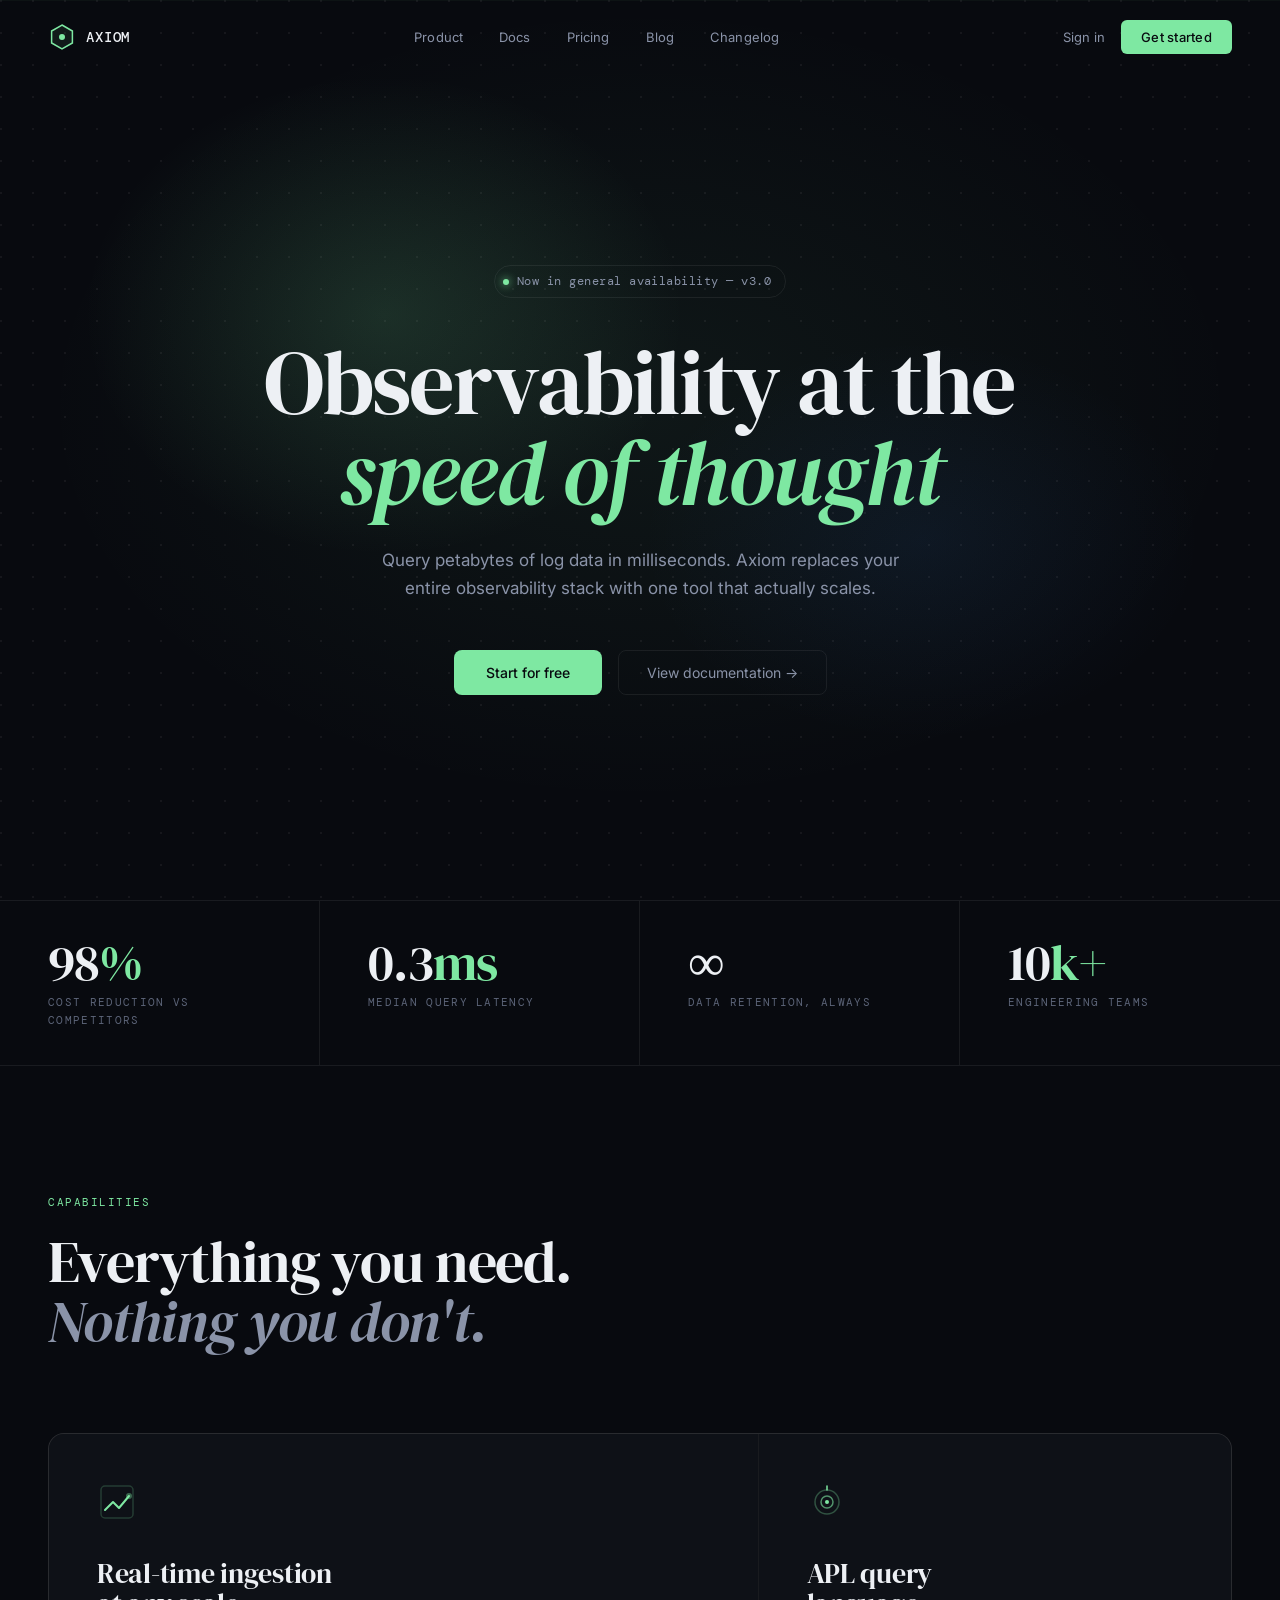
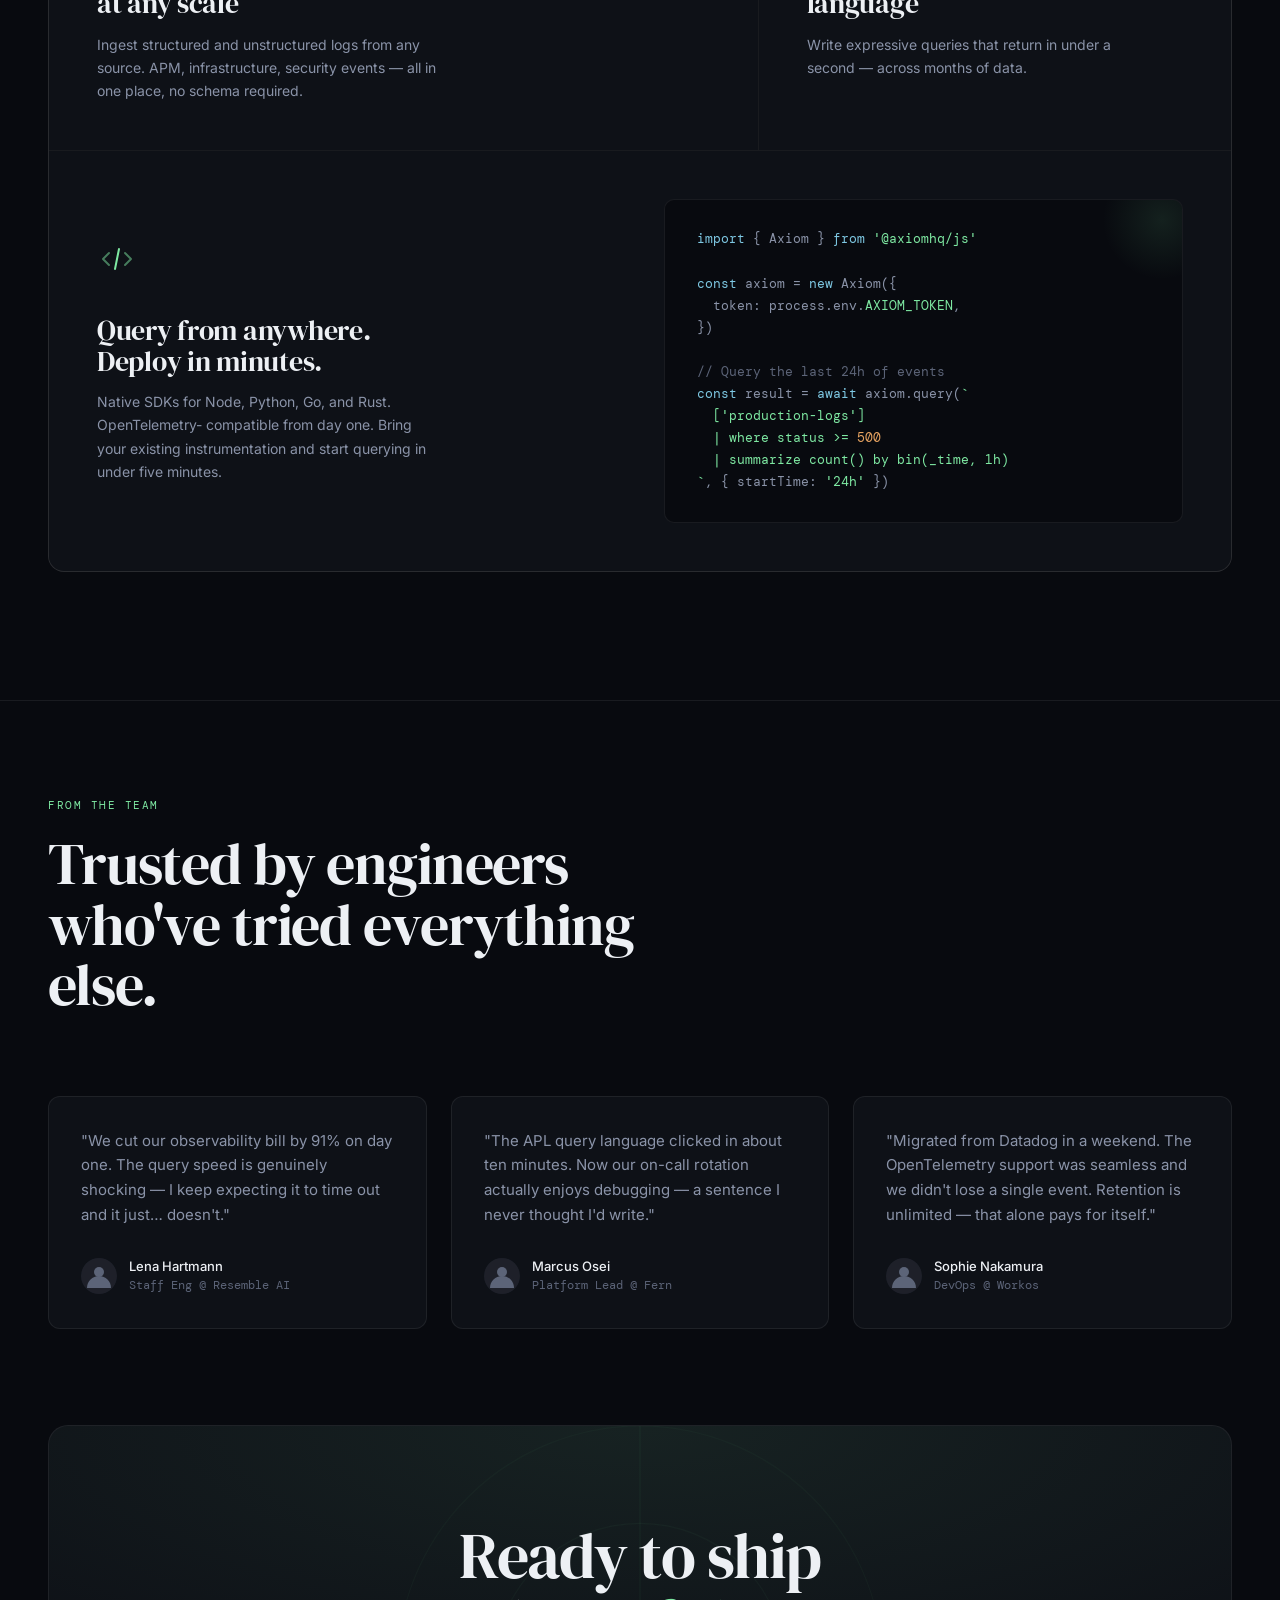
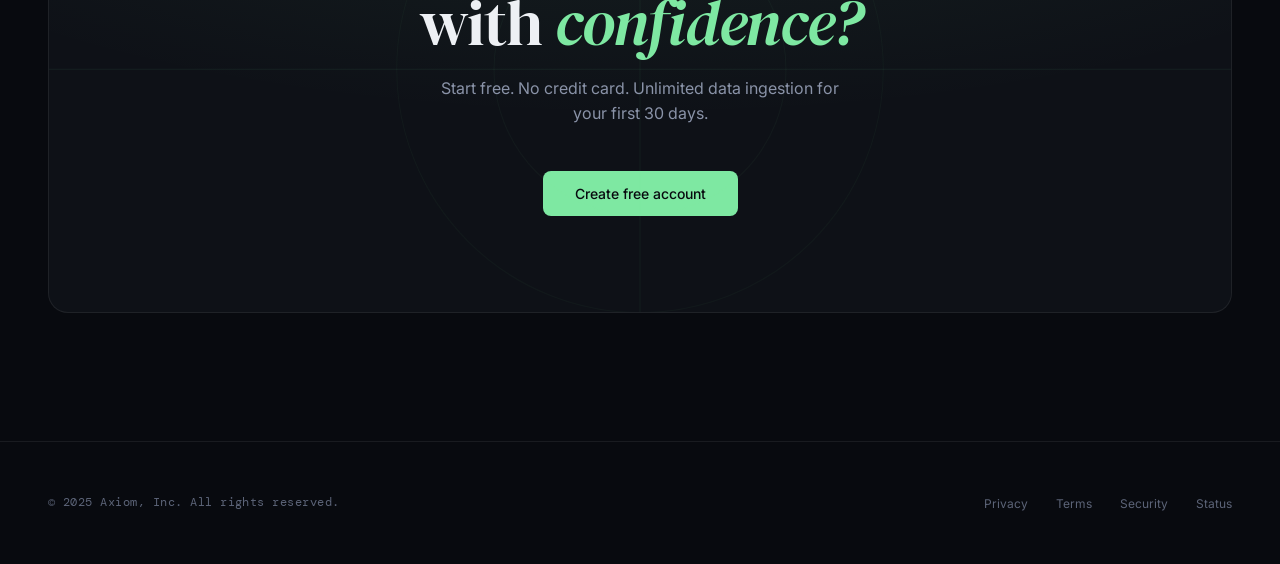
<file: .agent/skills/frontend_design/references/design-1-saas-dashboard.html>
<!DOCTYPE html>
<html lang="en">
<head>
<meta charset="UTF-8">
<meta name="viewport" content="width=device-width, initial-scale=1.0">
<title>Axiom — Observability at the speed of thought</title>
<link rel="preconnect" href="https://fonts.googleapis.com">
<link href="https://fonts.googleapis.com/css2?family=Inter:ital,opsz,wght@0,14..32,300;0,14..32,400;0,14..32,500;1,14..32,300&family=DM+Serif+Display:ital@0;1&family=DM+Mono:wght@400;500&display=swap" rel="stylesheet">

<style>
/* ─── TOKENS ─────────────────────────────────────────────────────────────── */
:root {
  --c-bg:           #080A0F;
  --c-surface:      #0E1117;
  --c-surface-hi:   #161B24;
  --c-rule:         rgba(255,255,255,0.07);
  --c-accent:       #7EE8A2;
  --c-accent-dim:   rgba(126,232,162,0.10);
  --c-accent-glow:  rgba(126,232,162,0.20);
  --c-text:         #EDF0F4;
  --c-muted:        #5C6478;
  --c-muted-hi:     #8A93A8;

  --font-display:   'DM Serif Display', Georgia, serif;
  --font-body:      'Inter', system-ui, sans-serif;
  --font-mono:      'DM Mono', monospace;

  --ease-expo:      cubic-bezier(0.16, 1, 0.3, 1);
  --ease-circ:      cubic-bezier(0.85, 0, 0.15, 1);
}

*, *::before, *::after { box-sizing: border-box; margin: 0; padding: 0; }

html { scroll-behavior: smooth; }

body {
  background: var(--c-bg);
  color: var(--c-text);
  font-family: var(--font-body);
  font-size: 16px;
  line-height: 1.6;
  overflow-x: hidden;
  -webkit-font-smoothing: antialiased;
}

/* ─── NAV ────────────────────────────────────────────────────────────────── */
nav {
  position: fixed;
  top: 0; left: 0; right: 0;
  z-index: 100;
  display: flex;
  align-items: center;
  justify-content: space-between;
  padding: 20px 48px;
  border-bottom: 1px solid transparent;
  transition: border-color 0.3s, background 0.3s, backdrop-filter 0.3s;
}
nav.scrolled {
  background: rgba(8,10,15,0.85);
  backdrop-filter: blur(20px);
  border-color: var(--c-rule);
}

.nav-logo {
  display: flex;
  align-items: center;
  gap: 10px;
  font-family: var(--font-mono);
  font-size: 14px;
  font-weight: 500;
  letter-spacing: 0.06em;
  text-transform: uppercase;
  color: var(--c-text);
  text-decoration: none;
}
.nav-logo svg { width: 28px; height: 28px; }

.nav-links {
  display: flex;
  align-items: center;
  gap: 36px;
  list-style: none;
}
.nav-links a {
  font-size: 13px;
  color: var(--c-muted-hi);
  text-decoration: none;
  letter-spacing: 0.01em;
  transition: color 0.2s;
}
.nav-links a:hover { color: var(--c-text); }

.nav-cta {
  display: flex;
  align-items: center;
  gap: 16px;
}
.btn-ghost {
  font-size: 13px;
  color: var(--c-muted-hi);
  background: none;
  border: none;
  cursor: pointer;
  font-family: var(--font-body);
  transition: color 0.2s;
}
.btn-ghost:hover { color: var(--c-text); }

.btn-primary {
  font-size: 13px;
  font-family: var(--font-body);
  font-weight: 500;
  letter-spacing: 0.02em;
  color: #080A0F;
  background: var(--c-accent);
  border: none;
  border-radius: 6px;
  padding: 9px 20px;
  cursor: pointer;
  transition: opacity 0.2s, transform 0.2s var(--ease-expo);
}
.btn-primary:hover {
  opacity: 0.9;
  transform: translateY(-1px);
}

/* ─── HERO ───────────────────────────────────────────────────────────────── */
.hero {
  position: relative;
  min-height: 100vh;
  display: flex;
  flex-direction: column;
  align-items: center;
  justify-content: center;
  padding: 140px 48px 80px;
  text-align: center;
  overflow: hidden;
}

/* SVG Atmosphere Layer */
.hero-atmosphere {
  position: absolute;
  inset: 0;
  pointer-events: none;
  overflow: hidden;
}

/* Grid texture */
.hero-grid {
  position: absolute;
  inset: 0;
  opacity: 1;
}

.hero-badge {
  display: inline-flex;
  align-items: center;
  gap: 8px;
  padding: 6px 14px 6px 8px;
  border: 1px solid var(--c-rule);
  border-radius: 100px;
  font-size: 12px;
  font-family: var(--font-mono);
  color: var(--c-muted-hi);
  letter-spacing: 0.04em;
  margin-bottom: 40px;
  position: relative;
  z-index: 2;
  opacity: 0;
  transform: translateY(10px);
  animation: fadeUp 0.8s 0.2s var(--ease-expo) forwards;
}
.hero-badge-dot {
  width: 6px; height: 6px;
  border-radius: 50%;
  background: var(--c-accent);
  box-shadow: 0 0 8px var(--c-accent);
}

.hero-headline {
  position: relative;
  z-index: 2;
  font-family: var(--font-display);
  font-size: clamp(52px, 7vw, 104px);
  font-weight: 400;
  line-height: 1.0;
  letter-spacing: -0.02em;
  max-width: 900px;
  margin: 0 auto 28px;
  opacity: 0;
  transform: translateY(20px);
  animation: fadeUp 0.9s 0.35s var(--ease-expo) forwards;
}
.hero-headline em {
  font-style: italic;
  color: var(--c-accent);
}

.hero-sub {
  position: relative;
  z-index: 2;
  font-size: 17px;
  color: var(--c-muted-hi);
  max-width: 520px;
  margin: 0 auto 48px;
  line-height: 1.65;
  opacity: 0;
  transform: translateY(16px);
  animation: fadeUp 0.9s 0.5s var(--ease-expo) forwards;
}

.hero-actions {
  position: relative;
  z-index: 2;
  display: flex;
  align-items: center;
  gap: 16px;
  opacity: 0;
  transform: translateY(12px);
  animation: fadeUp 0.9s 0.65s var(--ease-expo) forwards;
}

.btn-primary-lg {
  font-size: 14px;
  font-family: var(--font-body);
  font-weight: 500;
  color: #080A0F;
  background: var(--c-accent);
  border: none;
  border-radius: 8px;
  padding: 14px 32px;
  cursor: pointer;
  transition: opacity 0.2s, transform 0.25s var(--ease-expo), box-shadow 0.25s;
}
.btn-primary-lg:hover {
  opacity: 0.92;
  transform: translateY(-2px);
  box-shadow: 0 12px 40px rgba(126,232,162,0.25);
}

.btn-secondary-lg {
  font-size: 14px;
  font-family: var(--font-body);
  font-weight: 400;
  color: var(--c-muted-hi);
  background: none;
  border: 1px solid var(--c-rule);
  border-radius: 8px;
  padding: 13px 28px;
  cursor: pointer;
  transition: border-color 0.2s, color 0.2s;
}
.btn-secondary-lg:hover {
  border-color: rgba(255,255,255,0.2);
  color: var(--c-text);
}

/* ─── STATS STRIP ────────────────────────────────────────────────────────── */
.stats-strip {
  border-top: 1px solid var(--c-rule);
  border-bottom: 1px solid var(--c-rule);
  display: grid;
  grid-template-columns: repeat(4, 1fr);
}
.stat-item {
  padding: 36px 48px;
  border-right: 1px solid var(--c-rule);
}
.stat-item:last-child { border-right: none; }
.stat-num {
  font-family: var(--font-display);
  font-size: clamp(32px, 4vw, 56px);
  font-weight: 400;
  line-height: 1;
  color: var(--c-text);
  letter-spacing: -0.02em;
  margin-bottom: 6px;
}
.stat-num span {
  color: var(--c-accent);
}
.stat-label {
  font-family: var(--font-mono);
  font-size: 11px;
  letter-spacing: 0.12em;
  text-transform: uppercase;
  color: var(--c-muted);
}

/* ─── FEATURES ───────────────────────────────────────────────────────────── */
.features {
  padding: 128px 48px;
}

.section-eyebrow {
  font-family: var(--font-mono);
  font-size: 11px;
  letter-spacing: 0.14em;
  text-transform: uppercase;
  color: var(--c-accent);
  margin-bottom: 20px;
}

.section-title {
  font-family: var(--font-display);
  font-size: clamp(36px, 4.5vw, 64px);
  font-weight: 400;
  line-height: 1.05;
  letter-spacing: -0.02em;
  max-width: 640px;
  margin-bottom: 80px;
}
.section-title em { font-style: italic; color: var(--c-muted-hi); }

.feature-grid {
  display: grid;
  grid-template-columns: 3fr 2fr;
  grid-template-rows: auto auto;
  gap: 1px;
  background: var(--c-rule);
  border: 1px solid var(--c-rule);
  border-radius: 16px;
  overflow: hidden;
}

.feature-card {
  background: var(--c-surface);
  padding: 48px;
  transition: background 0.3s;
  position: relative;
  overflow: hidden;
}
.feature-card:hover { background: var(--c-surface-hi); }

.feature-card.feature-span {
  grid-column: 1 / -1;
  display: grid;
  grid-template-columns: 1fr 1fr;
  gap: 48px;
  align-items: center;
}

.feature-icon {
  width: 40px;
  height: 40px;
  margin-bottom: 28px;
  color: var(--c-accent);
}

.feature-title {
  font-family: var(--font-display);
  font-size: 28px;
  font-weight: 400;
  line-height: 1.1;
  letter-spacing: -0.01em;
  margin-bottom: 14px;
}

.feature-desc {
  font-size: 14px;
  color: var(--c-muted-hi);
  line-height: 1.65;
  max-width: 340px;
}

/* Gradient border card accent */
.feature-card::before {
  content: '';
  position: absolute;
  top: 0; left: 0;
  right: 0;
  height: 1px;
  background: linear-gradient(90deg, transparent, var(--c-accent-glow), transparent);
  opacity: 0;
  transition: opacity 0.3s;
}
.feature-card:hover::before { opacity: 1; }

/* Code snippet inside feature */
.code-block {
  background: var(--c-bg);
  border: 1px solid var(--c-rule);
  border-radius: 10px;
  padding: 28px 32px;
  font-family: var(--font-mono);
  font-size: 13px;
  line-height: 1.7;
  color: var(--c-muted-hi);
  position: relative;
  overflow: hidden;
}
.code-block::before {
  content: '';
  position: absolute;
  top: -40px; right: -40px;
  width: 120px; height: 120px;
  background: radial-gradient(circle, var(--c-accent-dim) 0%, transparent 70%);
}
.code-key   { color: #7EC8E3; }
.code-str   { color: var(--c-accent); }
.code-num   { color: #E5A260; }
.code-cmt   { color: var(--c-muted); }

/* ─── TESTIMONIALS / SOCIAL PROOF ───────────────────────────────────────── */
.social-proof {
  padding: 96px 48px;
  border-top: 1px solid var(--c-rule);
}

.proof-grid {
  display: grid;
  grid-template-columns: repeat(3, 1fr);
  gap: 24px;
  margin-top: 64px;
}

.proof-card {
  background: var(--c-surface);
  border: 1px solid var(--c-rule);
  border-radius: 12px;
  padding: 32px;
  position: relative;
  transition: transform 0.3s var(--ease-expo), border-color 0.3s;
}
.proof-card:hover {
  transform: translateY(-4px);
  border-color: rgba(126,232,162,0.2);
}
.proof-quote {
  font-size: 15px;
  color: var(--c-muted-hi);
  line-height: 1.65;
  margin-bottom: 28px;
}
.proof-author {
  display: flex;
  align-items: center;
  gap: 12px;
}
.proof-avatar {
  width: 36px;
  height: 36px;
  border-radius: 50%;
  background: var(--c-surface-hi);
  display: flex;
  align-items: center;
  justify-content: font-size;
  overflow: hidden;
}
.proof-name {
  font-size: 13px;
  font-weight: 500;
  color: var(--c-text);
}
.proof-role {
  font-size: 12px;
  color: var(--c-muted);
  font-family: var(--font-mono);
}

/* ─── CTA SECTION ────────────────────────────────────────────────────────── */
.cta-section {
  margin: 0 48px 128px;
  border: 1px solid var(--c-rule);
  border-radius: 20px;
  padding: 96px 80px;
  text-align: center;
  position: relative;
  overflow: hidden;
  background: var(--c-surface);
}
.cta-section::before {
  content: '';
  position: absolute;
  top: -1px; left: 0; right: 0;
  height: 1px;
  background: linear-gradient(90deg, transparent 10%, var(--c-accent-glow) 50%, transparent 90%);
}

.cta-title {
  font-family: var(--font-display);
  font-size: clamp(40px, 5vw, 72px);
  font-weight: 400;
  line-height: 1.05;
  letter-spacing: -0.02em;
  margin-bottom: 20px;
  position: relative;
  z-index: 2;
}
.cta-title em { font-style: italic; color: var(--c-accent); }

.cta-sub {
  font-size: 16px;
  color: var(--c-muted-hi);
  max-width: 400px;
  margin: 0 auto 44px;
  position: relative;
  z-index: 2;
}

/* ─── FOOTER ─────────────────────────────────────────────────────────────── */
footer {
  border-top: 1px solid var(--c-rule);
  padding: 48px;
  display: flex;
  align-items: center;
  justify-content: space-between;
}
.footer-copy {
  font-family: var(--font-mono);
  font-size: 12px;
  color: var(--c-muted);
  letter-spacing: 0.04em;
}
.footer-links {
  display: flex;
  gap: 28px;
  list-style: none;
}
.footer-links a {
  font-size: 12px;
  color: var(--c-muted);
  text-decoration: none;
  transition: color 0.2s;
}
.footer-links a:hover { color: var(--c-text); }

/* ─── ANIMATIONS ─────────────────────────────────────────────────────────── */
@keyframes fadeUp {
  to { opacity: 1; transform: translateY(0); }
}

@keyframes blobRotate {
  0%   { transform: rotate(0deg) scale(1); }
  33%  { transform: rotate(120deg) scale(1.08); }
  66%  { transform: rotate(240deg) scale(0.95); }
  100% { transform: rotate(360deg) scale(1); }
}

@keyframes blobPulse {
  0%, 100% { opacity: 0.35; }
  50%       { opacity: 0.55; }
}

@keyframes scanline {
  0%   { transform: translateY(-100%); }
  100% { transform: translateY(100vh); }
}

.reveal {
  opacity: 0;
  transform: translateY(28px);
  transition: opacity 0.7s var(--ease-expo), transform 0.7s var(--ease-expo);
}
.reveal.visible {
  opacity: 1;
  transform: translateY(0);
}

@media (prefers-reduced-motion: reduce) {
  *, *::before, *::after {
    animation-duration: 0.01ms !important;
    transition-duration: 0.01ms !important;
  }
}

@media (max-width: 768px) {
  nav { padding: 16px 24px; }
  .nav-links { display: none; }
  .hero { padding: 100px 24px 60px; }
  .stats-strip { grid-template-columns: repeat(2, 1fr); }
  .stat-item { padding: 24px; }
  .features { padding: 80px 24px; }
  .feature-grid { grid-template-columns: 1fr; }
  .feature-card.feature-span { grid-template-columns: 1fr; }
  .proof-grid { grid-template-columns: 1fr; }
  .cta-section { margin: 0 24px 80px; padding: 60px 32px; }
  footer { flex-direction: column; gap: 24px; text-align: center; }
}
</style>
</head>

<body>
<!-- ─── NAV ─── -->
<nav id="nav">
  <a href="#" class="nav-logo">
    <!-- Logo SVG mark: morphing hexagon -->
    <svg viewBox="0 0 28 28" fill="none" xmlns="http://www.w3.org/2000/svg">
      <path d="M14 2L24.3923 8V20L14 26L3.60769 20V8L14 2Z"
            stroke="#7EE8A2" stroke-width="1.5" fill="rgba(126,232,162,0.08)"/>
      <circle cx="14" cy="14" r="3" fill="#7EE8A2"/>
    </svg>
    Axiom
  </a>

  <ul class="nav-links">
    <li><a href="#">Product</a></li>
    <li><a href="#">Docs</a></li>
    <li><a href="#">Pricing</a></li>
    <li><a href="#">Blog</a></li>
    <li><a href="#">Changelog</a></li>
  </ul>

  <div class="nav-cta">
    <button class="btn-ghost">Sign in</button>
    <button class="btn-primary">Get started</button>
  </div>
</nav>

<!-- ─── HERO ─── -->
<section class="hero">
  <!-- SVG Atmosphere -->
  <div class="hero-atmosphere">
    <!-- Dot grid background -->
    <svg class="hero-grid" width="100%" height="100%" xmlns="http://www.w3.org/2000/svg">
      <defs>
        <pattern id="dots" x="0" y="0" width="32" height="32" patternUnits="userSpaceOnUse">
          <circle cx="1" cy="1" r="1" fill="rgba(255,255,255,0.07)"/>
        </pattern>
        <!-- Noise filter for organic blob -->
        <filter id="gooey" x="-40%" y="-40%" width="180%" height="180%">
          <feGaussianBlur in="SourceGraphic" stdDeviation="30" result="blur"/>
          <feColorMatrix in="blur" mode="matrix"
            values="1 0 0 0 0  0 1 0 0 0  0 0 1 0 0  0 0 0 22 -8" result="gooey"/>
        </filter>
        <filter id="noiseTexture">
          <feTurbulence type="fractalNoise" baseFrequency="0.9" numOctaves="4" stitchTiles="stitch"/>
          <feColorMatrix type="saturate" values="0"/>
          <feBlend in="SourceGraphic" mode="overlay" result="blend"/>
          <feComposite in="blend" in2="SourceGraphic" operator="in"/>
        </filter>
        <radialGradient id="blobGrad1" cx="50%" cy="50%" r="50%">
          <stop offset="0%"   stop-color="#7EE8A2" stop-opacity="0.4"/>
          <stop offset="100%" stop-color="#7EE8A2" stop-opacity="0"/>
        </radialGradient>
        <radialGradient id="blobGrad2" cx="50%" cy="50%" r="50%">
          <stop offset="0%"   stop-color="#3B82F6" stop-opacity="0.25"/>
          <stop offset="100%" stop-color="#3B82F6" stop-opacity="0"/>
        </radialGradient>
        <radialGradient id="centerGlow" cx="50%" cy="50%" r="50%">
          <stop offset="0%"   stop-color="#7EE8A2" stop-opacity="0.06"/>
          <stop offset="100%" stop-color="#7EE8A2" stop-opacity="0"/>
        </radialGradient>
      </defs>
      <rect width="100%" height="100%" fill="url(#dots)"/>

      <!-- Center ambient glow -->
      <ellipse cx="50%" cy="45%" rx="600" ry="400" fill="url(#centerGlow)"/>

      <!-- Animated blobs (atmospheric, very subtle) -->
      <g style="animation: blobPulse 8s ease-in-out infinite">
        <ellipse cx="30%" cy="35%" rx="300" ry="240"
                 fill="url(#blobGrad1)" opacity="0.35"
                 style="animation: blobRotate 22s linear infinite; transform-origin: 30% 35%"/>
      </g>
      <g style="animation: blobPulse 10s 3s ease-in-out infinite">
        <ellipse cx="72%" cy="60%" rx="280" ry="200"
                 fill="url(#blobGrad2)" opacity="0.3"
                 style="animation: blobRotate 28s reverse linear infinite; transform-origin: 72% 60%"/>
      </g>

      <!-- Horizontal scan line (very subtle) -->
      <rect width="100%" height="1px" fill="rgba(126,232,162,0.04)"
            style="animation: scanline 8s 2s linear infinite"/>
    </svg>
  </div>

  <!-- Hero Content -->
  <div class="hero-badge">
    <span class="hero-badge-dot"></span>
    Now in general availability — v3.0
  </div>

  <h1 class="hero-headline">
    Observability at the<br><em>speed of thought</em>
  </h1>

  <p class="hero-sub">
    Query petabytes of log data in milliseconds.
    Axiom replaces your entire observability stack
    with one tool that actually scales.
  </p>

  <div class="hero-actions">
    <button class="btn-primary-lg">Start for free</button>
    <button class="btn-secondary-lg">View documentation →</button>
  </div>
</section>

<!-- ─── STATS ─── -->
<div class="stats-strip reveal">
  <div class="stat-item">
    <div class="stat-num">98<span>%</span></div>
    <div class="stat-label">Cost reduction vs competitors</div>
  </div>
  <div class="stat-item">
    <div class="stat-num">0.3<span>ms</span></div>
    <div class="stat-label">Median query latency</div>
  </div>
  <div class="stat-item">
    <div class="stat-num">∞</div>
    <div class="stat-label">Data retention, always</div>
  </div>
  <div class="stat-item">
    <div class="stat-num">10<span>k+</span></div>
    <div class="stat-label">Engineering teams</div>
  </div>
</div>

<!-- ─── FEATURES ─── -->
<section class="features">
  <p class="section-eyebrow reveal">Capabilities</p>
  <h2 class="section-title reveal">
    Everything you need.<br><em>Nothing you don't.</em>
  </h2>

  <div class="feature-grid reveal">
    <!-- Large feature card -->
    <div class="feature-card">
      <svg class="feature-icon" viewBox="0 0 40 40" fill="none">
        <path d="M8 28L16 20L22 26L32 14" stroke="currentColor" stroke-width="2"
              stroke-linecap="round" stroke-linejoin="round"/>
        <circle cx="32" cy="14" r="3" fill="currentColor" opacity="0.4"/>
        <rect x="4" y="4" width="32" height="32" rx="4"
              stroke="currentColor" stroke-width="1.5" opacity="0.2"/>
      </svg>
      <h3 class="feature-title">Real-time ingestion<br>at any scale</h3>
      <p class="feature-desc">
        Ingest structured and unstructured logs from any source.
        APM, infrastructure, security events — all in one place,
        no schema required.
      </p>
    </div>

    <!-- Smaller card -->
    <div class="feature-card">
      <svg class="feature-icon" viewBox="0 0 40 40" fill="none">
        <circle cx="20" cy="20" r="12" stroke="currentColor" stroke-width="1.5" opacity="0.3"/>
        <circle cx="20" cy="20" r="6" stroke="currentColor" stroke-width="1.5" opacity="0.6"/>
        <circle cx="20" cy="20" r="2" fill="currentColor"/>
        <line x1="20" y1="8" x2="20" y2="4" stroke="currentColor" stroke-width="1.5" stroke-linecap="round"/>
      </svg>
      <h3 class="feature-title">APL query<br>language</h3>
      <p class="feature-desc">
        Write expressive queries that return in under a second —
        across months of data.
      </p>
    </div>

    <!-- Full-width code feature -->
    <div class="feature-card feature-span">
      <div>
        <svg class="feature-icon" viewBox="0 0 40 40" fill="none">
          <polyline points="12,14 6,20 12,26" stroke="currentColor"
                    stroke-width="2" stroke-linecap="round" stroke-linejoin="round" opacity="0.5"/>
          <polyline points="28,14 34,20 28,26" stroke="currentColor"
                    stroke-width="2" stroke-linecap="round" stroke-linejoin="round" opacity="0.5"/>
          <line x1="22" y1="10" x2="18" y2="30" stroke="currentColor"
                stroke-width="2" stroke-linecap="round"/>
        </svg>
        <h3 class="feature-title">Query from anywhere.<br>Deploy in minutes.</h3>
        <p class="feature-desc">
          Native SDKs for Node, Python, Go, and Rust. OpenTelemetry-
          compatible from day one. Bring your existing instrumentation
          and start querying in under five minutes.
        </p>
      </div>
      <div class="code-block">
        <div><span class="code-key">import</span> { Axiom } <span class="code-key">from</span> <span class="code-str">'@axiomhq/js'</span></div>
        <br>
        <div><span class="code-key">const</span> axiom = <span class="code-key">new</span> Axiom({</div>
        <div>&nbsp;&nbsp;token: process.env.<span class="code-str">AXIOM_TOKEN</span>,</div>
        <div>})</div>
        <br>
        <div><span class="code-cmt">// Query the last 24h of events</span></div>
        <div><span class="code-key">const</span> result = <span class="code-key">await</span> axiom.query(<span class="code-str">`</span></div>
        <div>&nbsp;&nbsp;<span class="code-str">['production-logs']</span></div>
        <div>&nbsp;&nbsp;<span class="code-str">| where status >= </span><span class="code-num">500</span></div>
        <div>&nbsp;&nbsp;<span class="code-str">| summarize count() by bin(_time, 1h)</span></div>
        <div><span class="code-str">`</span>, { startTime: <span class="code-str">'24h'</span> })</div>
      </div>
    </div>
  </div>
</section>

<!-- ─── SOCIAL PROOF ─── -->
<section class="social-proof">
  <p class="section-eyebrow reveal">From the team</p>
  <h2 class="section-title reveal">
    Trusted by engineers<br>who've tried everything else.
  </h2>

  <div class="proof-grid">
    <div class="proof-card reveal">
      <p class="proof-quote">
        "We cut our observability bill by 91% on day one. The query speed is
        genuinely shocking — I keep expecting it to time out and it just… doesn't."
      </p>
      <div class="proof-author">
        <div class="proof-avatar">
          <svg viewBox="0 0 36 36" width="36" height="36" fill="none">
            <rect width="36" height="36" rx="18" fill="#1E2029"/>
            <circle cx="18" cy="14" r="5" fill="#5C6478"/>
            <path d="M6 30c0-6.627 5.373-12 12-12s12 5.373 12 12" fill="#5C6478"/>
          </svg>
        </div>
        <div>
          <div class="proof-name">Lena Hartmann</div>
          <div class="proof-role">Staff Eng @ Resemble AI</div>
        </div>
      </div>
    </div>

    <div class="proof-card reveal" style="transition-delay: 0.1s">
      <p class="proof-quote">
        "The APL query language clicked in about ten minutes.
        Now our on-call rotation actually enjoys debugging — a sentence
        I never thought I'd write."
      </p>
      <div class="proof-author">
        <div class="proof-avatar">
          <svg viewBox="0 0 36 36" width="36" height="36" fill="none">
            <rect width="36" height="36" rx="18" fill="#1E2029"/>
            <circle cx="18" cy="14" r="5" fill="#5C6478"/>
            <path d="M6 30c0-6.627 5.373-12 12-12s12 5.373 12 12" fill="#5C6478"/>
          </svg>
        </div>
        <div>
          <div class="proof-name">Marcus Osei</div>
          <div class="proof-role">Platform Lead @ Fern</div>
        </div>
      </div>
    </div>

    <div class="proof-card reveal" style="transition-delay: 0.2s">
      <p class="proof-quote">
        "Migrated from Datadog in a weekend. The OpenTelemetry support
        was seamless and we didn't lose a single event. Retention is
        unlimited — that alone pays for itself."
      </p>
      <div class="proof-author">
        <div class="proof-avatar">
          <svg viewBox="0 0 36 36" width="36" height="36" fill="none">
            <rect width="36" height="36" rx="18" fill="#1E2029"/>
            <circle cx="18" cy="14" r="5" fill="#5C6478"/>
            <path d="M6 30c0-6.627 5.373-12 12-12s12 5.373 12 12" fill="#5C6478"/>
          </svg>
        </div>
        <div>
          <div class="proof-name">Sophie Nakamura</div>
          <div class="proof-role">DevOps @ Workos</div>
        </div>
      </div>
    </div>
  </div>
</section>

<!-- ─── CTA ─── -->
<div class="cta-section reveal">
  <!-- Subtle ambient SVG inside CTA -->
  <svg style="position:absolute;inset:0;width:100%;height:100%;pointer-events:none;overflow:hidden" viewBox="0 0 1200 400" preserveAspectRatio="xMidYMid slice" xmlns="http://www.w3.org/2000/svg">
    <defs>
      <radialGradient id="ctaGlow" cx="50%" cy="0%" r="60%">
        <stop offset="0%"   stop-color="#7EE8A2" stop-opacity="0.08"/>
        <stop offset="100%" stop-color="#7EE8A2" stop-opacity="0"/>
      </radialGradient>
    </defs>
    <rect width="1200" height="400" fill="url(#ctaGlow)"/>
    <!-- Decorative grid lines -->
    <line x1="0" y1="200" x2="1200" y2="200" stroke="rgba(126,232,162,0.05)" stroke-width="1"/>
    <line x1="600" y1="0"  x2="600"  y2="400" stroke="rgba(126,232,162,0.05)" stroke-width="1"/>
    <circle cx="600" cy="200" r="120" fill="none" stroke="rgba(126,232,162,0.04)" stroke-width="1"/>
    <circle cx="600" cy="200" r="200" fill="none" stroke="rgba(126,232,162,0.03)" stroke-width="1"/>
  </svg>

  <h2 class="cta-title">Ready to ship<br>with <em>confidence?</em></h2>
  <p class="cta-sub">Start free. No credit card. Unlimited data ingestion for your first 30 days.</p>
  <button class="btn-primary-lg">Create free account</button>
</div>

<!-- ─── FOOTER ─── -->
<footer>
  <span class="footer-copy">© 2025 Axiom, Inc. All rights reserved.</span>
  <ul class="footer-links">
    <li><a href="#">Privacy</a></li>
    <li><a href="#">Terms</a></li>
    <li><a href="#">Security</a></li>
    <li><a href="#">Status</a></li>
  </ul>
</footer>

<script>
// Nav scroll effect
const nav = document.getElementById('nav')
window.addEventListener('scroll', () => {
  nav.classList.toggle('scrolled', window.scrollY > 20)
}, { passive: true })

// Intersection-based reveal
const revealEls = document.querySelectorAll('.reveal')
const io = new IntersectionObserver((entries) => {
  entries.forEach(e => {
    if (e.isIntersecting) {
      e.target.classList.add('visible')
      io.unobserve(e.target)
    }
  })
}, { threshold: 0.12 })
revealEls.forEach(el => io.observe(el))

// Stagger children of proof-grid
document.querySelectorAll('.proof-card').forEach((card, i) => {
  card.style.transitionDelay = `${i * 100}ms`
})
</script>
</body>
</html>
</file>
